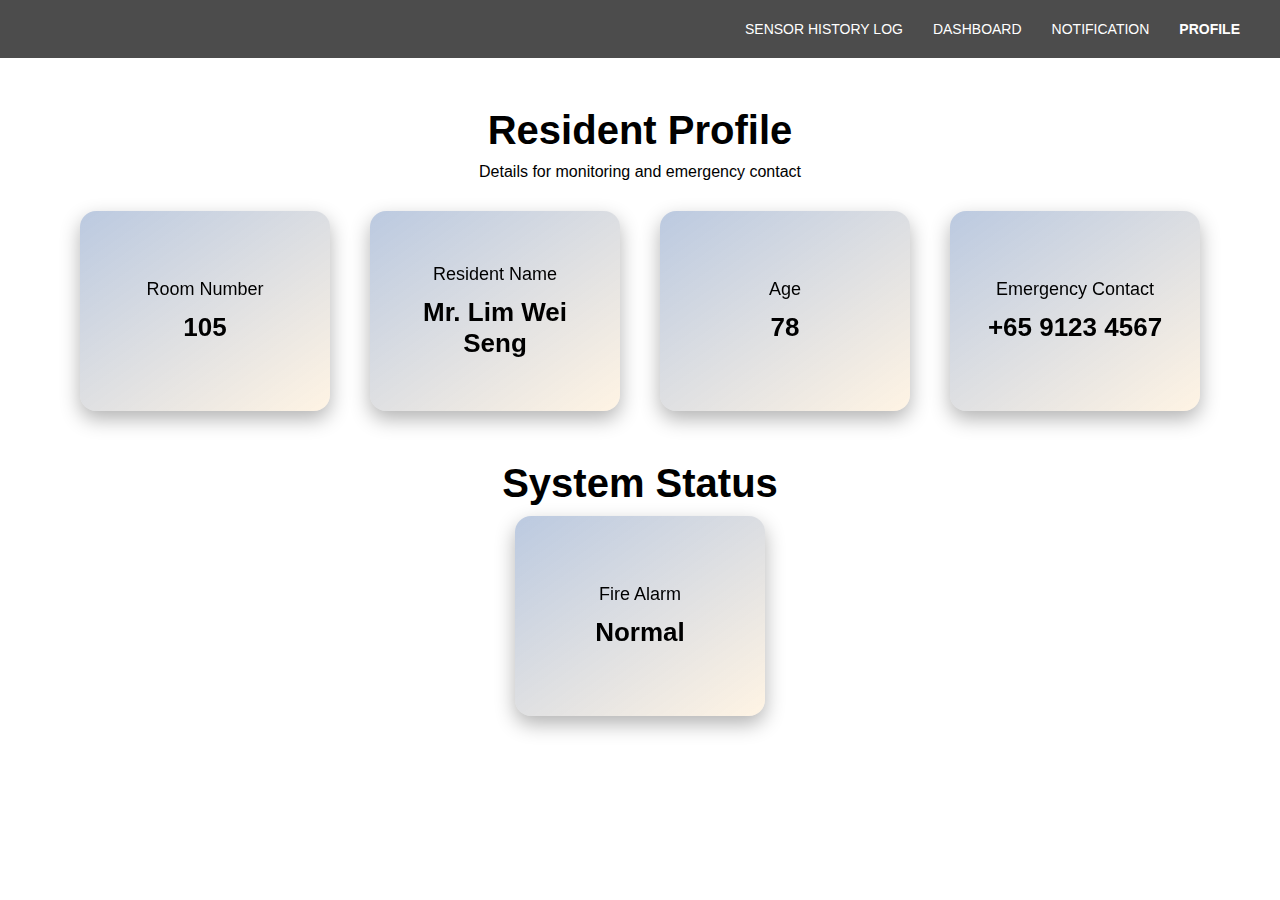
<file: DCPE_2A_01_Group5/website/website_templates/phoo_templates/Profile.html>
<!DOCTYPE html>
<html lang="en">
<head>
  <meta charset="UTF-8" />
  <meta name="viewport" content="width=device-width, initial-scale=1"/>
  <title>Resident Profile | Fire Alarm System</title>
  <link rel="stylesheet" href="Profile.css">
</head>
<body>
  <header>
    <nav>
      <ul class="nav">
        <li><a href="#">SENSOR HISTORY LOG</a></li>
        <li><a href="Dashboard.html">DASHBOARD</a></li>
        <li><a href="#">NOTIFICATION</a></li>
        <li><a href="#" class="active" class="profile">PROFILE</a></li>
      </ul>
    </nav>
  </header>

  <main class="content">
    <h1>Resident Profile</h1>
    <p class="subtitle">Details for monitoring and emergency contact</p>

    <div class="card-wrapper">
      <div class="card">
        <h3>Room Number</h3>
        <p>105</p>
      </div>
      <div class="card">
        <h3>Resident Name</h3>
        <p>Mr. Lim Wei Seng</p>
      </div>
      <div class="card">
        <h3>Age</h3>
        <p>78</p>
      </div>
      <div class="card">
        <h3>Emergency Contact</h3>
        <p>+65 9123 4567</p>
      </div>
    </div>

    <div class="content">
      <h1>System Status</h1>
      <div class="card-wrapper">
        <div class="card">
          <h3>Fire Alarm</h3>
          <p>Normal</p>
        </div>
      </div>
    </div>

  </main>
</body>
</html>
</file>
<file: DCPE_2A_01_Group5/website/website_templates/phoo_templates/Profile.css>
* {
  margin: 0;
  padding: 0;
  box-sizing: border-box;
}

body {
  font-family: 'Segoe UI', sans-serif;
  color: black;
  min-height: 100vh;
}

/* Header Navigation */
header {
  background-color: rgba(0, 0, 0, 0.7);
  padding: 20px 40px;
}

.nav {
  list-style: none;
  display: flex;
  justify-content: flex-end;
  align-items: center;
  gap: 30px;
}

.nav a {
  color: white;
  text-decoration: none;
  font-weight: 500;
  font-size: 14px;
  position: relative;
}

.nav a.active {
  font-weight: bold;
}

.profile::before {
  content: '';
  display: inline-block;
  width: 10px;
  height: 10px;
  background-color: #9dbcdb;
  border-radius: 50%;
  margin-right: 5px;
}

/* Main Content */
.content {
  text-align: center;
  margin-top: 50px;
}

.content h1 {
  font-size: 40px;
  margin-bottom: 10px;
}

.subtitle {
  font-size: 16px;
  color: #000000;
  margin-bottom: 30px;
}

/* Cards */
.card-wrapper {
  display: flex;
  justify-content: center;
  gap: 40px;
  flex-wrap: wrap;
}

.card {
  background: linear-gradient(145deg, rgba(61, 102, 167, 0.35), rgba(255, 200, 120, 0.2));
  backdrop-filter: blur(8px);
  border-radius: 16px;
  padding: 25px 20px;
  width: 250px;
  height: 200px;
  box-shadow: 0 8px 20px rgba(0,0,0,0.3);
  display: flex;
  flex-direction: column;
  justify-content: center;
  align-items: center;
}

.card h3 {
  font-size: 18px;
  font-weight: 500;
  margin-bottom: 12px;
}

.card p {
  font-size: 26px;
  font-weight: bold;
  color: rgb(0, 0, 0);
}
</file>
